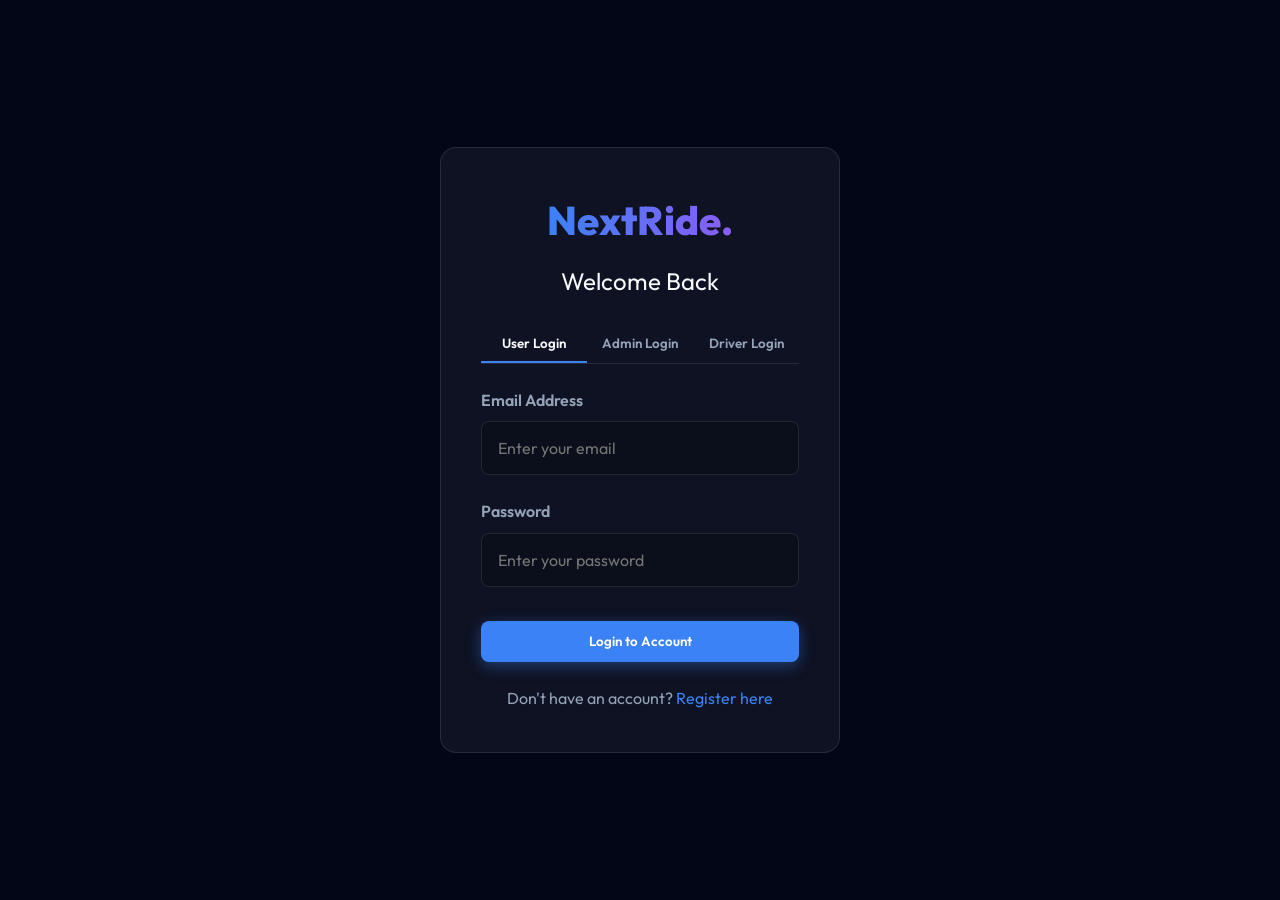
<file: OOP_Web_Proj/src/main/resources/static/login.html>
<!DOCTYPE html>
<html lang="en">
<head>
    <meta charset="UTF-8">
    <meta name="viewport" content="width=device-width, initial-scale=1.0">
    <title>Login - NextRide</title>
    <link href="https://fonts.googleapis.com/css2?family=Outfit:wght@300;400;600;800&display=swap" rel="stylesheet">
    <link rel="stylesheet" href="css/style.css">
    <link rel="stylesheet" href="https://cdnjs.cloudflare.com/ajax/libs/font-awesome/6.4.0/css/all.min.css">
</head>
<body class="dark-bg" style="display:flex; justify-content:center; align-items:center; min-height:100vh;">

    <div class="glass-panel" style="width: 100%; max-width: 400px; padding: 2.5rem;">
        <div style="text-align:center; margin-bottom: 1.5rem;">
            <a href="index.html" class="logo" style="text-decoration:none; font-size: 2.5rem;">NextRide.</a>
            <h2 style="margin-top: 10px; font-weight:400;">Welcome Back</h2>
        </div>

        <div style="display:flex; justify-content:space-between; margin-bottom: 1.5rem; border-bottom: 1px solid rgba(255,255,255,0.1);">
            <button type="button" id="tab-user" class="login-tab active" style="flex:1; background:transparent; border:none; color:var(--text); padding:10px; font-weight:600; cursor:pointer; border-bottom: 2px solid var(--primary); transition: all 0.3s;">User Login</button>
            <button type="button" id="tab-admin" class="login-tab" style="flex:1; background:transparent; border:none; color:var(--text-muted); padding:10px; font-weight:600; cursor:pointer; border-bottom: 2px solid transparent; transition: all 0.3s;">Admin Login</button>
            <button type="button" id="tab-driver" class="login-tab" style="flex:1; background:transparent; border:none; color:var(--text-muted); padding:10px; font-weight:600; cursor:pointer; border-bottom: 2px solid transparent; transition: all 0.3s;">Driver Login</button>
        </div>

        <form id="login-form">
            <div class="input-group">
                <label>Email Address</label>
                <input type="email" id="l-email" required placeholder="Enter your email">
            </div>
            <div class="input-group">
                <label>Password</label>
                <input type="password" id="l-password" required placeholder="Enter your password">
            </div>
            <button type="submit" class="btn-primary full-width" id="btn-login" style="margin-top:10px;">Login to Account</button>
        </form>
        
        <div id="login-status" class="status-msg"></div>

        <p style="text-align:center; margin-top: 1.5rem; color:var(--text-muted);">
            Don't have an account? <a href="register.html" style="color:var(--primary); text-decoration:none;">Register here</a>
        </p>
    </div>

    <script src="js/auth.js"></script>
</body>
</html>
</file>
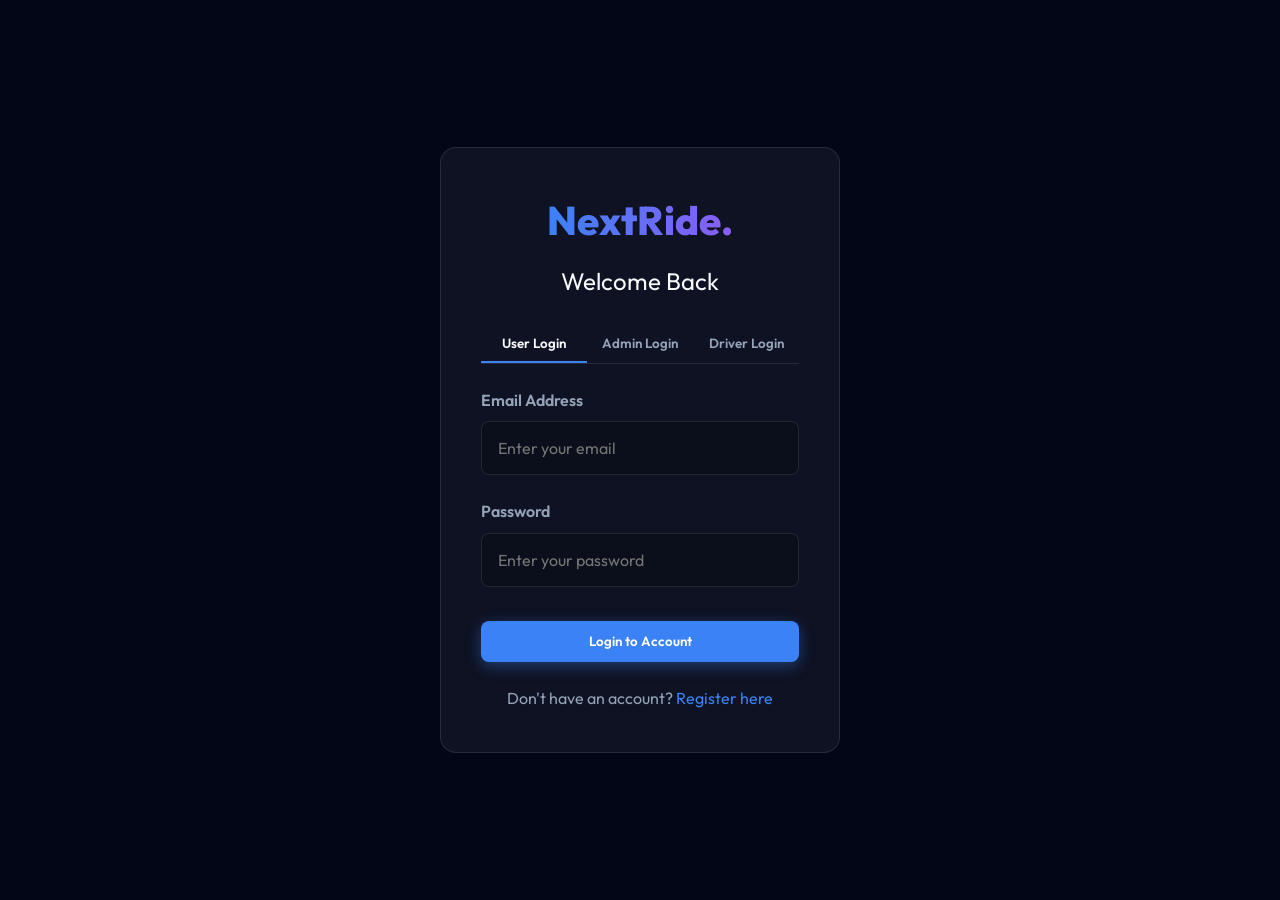
<file: OOP_Web_Proj/src/main/resources/static/profile.html>
<!DOCTYPE html>
<html lang="en">
<head>
    <meta charset="UTF-8">
    <meta name="viewport" content="width=device-width, initial-scale=1.0">
    <title>My Profile - NextRide</title>
    <link href="https://fonts.googleapis.com/css2?family=Outfit:wght@300;400;600;800&display=swap" rel="stylesheet">
    <link rel="stylesheet" href="css/style.css">
    <link rel="stylesheet" href="https://cdnjs.cloudflare.com/ajax/libs/font-awesome/6.4.0/css/all.min.css">
    <style>
        .profile-container {
            width: 100%;
            max-width: 600px;
            margin: 5rem auto;
            padding: 2.5rem;
        }
        .profile-header {
            text-align: center;
            margin-bottom: 2rem;
            border-bottom: 1px solid rgba(255,255,255,0.1);
            padding-bottom: 1.5rem;
        }
        .profile-header h2 {
            margin-top: 10px;
            font-weight: 600;
        }
        .profile-detail {
            display: flex;
            justify-content: space-between;
            padding: 1rem 0;
            border-bottom: 1px solid rgba(255,255,255,0.05);
        }
        .profile-detail span.label {
            color: var(--text-muted);
            font-weight: 600;
        }
        .profile-detail span.value {
            color: var(--text);
            font-weight: 400;
        }
        .history-section {
            margin-top: 2rem;
            padding-top: 1.5rem;
            border-top: 1px solid rgba(255,255,255,0.1);
        }
        .history-section h3 {
            margin-bottom: 1rem;
            color: var(--primary);
        }
        .history-list {
            list-style: none;
            padding: 0;
        }
        .history-list li {
            background: rgba(0,0,0,0.2);
            padding: 1rem;
            border-radius: 8px;
            margin-bottom: 0.5rem;
            display: flex;
            justify-content: space-between;
        }
        .quick-links {
            display: flex;
            gap: 10px;
            margin-top: 1rem;
            justify-content: center;
        }
    </style>
</head>
<body class="dark-bg">

    <nav class="navbar">
        <div class="logo">NextRide.</div>
        <ul class="nav-links">
            <li><a href="index.html">Home</a></li>
            <li><a href="#" class="btn-secondary" onclick="logout()">Logout</a></li>
        </ul>
    </nav>

    <div class="glass-panel profile-container">
        <div class="profile-header">
            <i class="fa-solid fa-user-circle fa-4x" style="color: var(--primary);"></i>
            <h2 id="display-name">My Profile</h2>
            <div class="quick-links">
                <a href="index.html#rides" class="btn btn-primary" style="text-decoration:none; padding:8px 15px;">Book a New Ride</a>
                <a href="index.html#bikes" class="btn btn-secondary" style="text-decoration:none; padding:8px 15px;">Rent a Bike</a>
            </div>
        </div>

        <div id="warning-container"></div>

        <div id="profile-content">
            <div style="text-align:center;">
                <i class="fa-solid fa-spinner fa-spin fa-2x"></i>
                <p>Loading profile details...</p>
            </div>
        </div>

        <div id="history-content" class="history-section" style="display: none;">
            <h3>Ride History</h3>
            <ul class="history-list" id="ride-history-list"></ul>
            
            <h3 style="margin-top:2rem;">Rental History</h3>
            <ul class="history-list" id="rental-history-list"></ul>
        </div>
    </div>

    <script>
        document.addEventListener('DOMContentLoaded', async () => {
            const userEmail = localStorage.getItem('userEmail');
            if (!userEmail) {
                alert('You are not logged in!');
                window.location.href = 'login.html';
                return;
            }

            const profileContent = document.getElementById('profile-content');
            
            try {
                const response = await fetch('/api/auth/profile/' + encodeURIComponent(userEmail));
                if (response.ok) {
                    const user = await response.json();
                    document.getElementById('display-name').innerText = user.name || 'My Profile';
                    
                    profileContent.innerHTML = `
                        <div class="profile-detail"><span class="label">Email</span><span class="value">${user.email}</span></div>
                        <div class="profile-detail"><span class="label">Phone</span><span class="value">${user.phone || '-'}</span></div>
                        <div class="profile-detail"><span class="label">Address</span><span class="value">${user.address || '-'}</span></div>
                        <div class="profile-detail"><span class="label">NIC Number</span><span class="value">${user.nicNum || '-'}</span></div>
                        <div class="profile-detail"><span class="label">License Number</span><span class="value">${user.licenseNum || '-'}</span></div>
                    `;

                    // Fetch History
                    fetchHistory(userEmail);

                } else {
                    profileContent.innerHTML = `<p class="error" style="text-align:center;">Could not load profile. Please try logging in again.</p>`;
                }
            } catch (err) {
                profileContent.innerHTML = `<p class="error" style="text-align:center;">Server error. Please try again later.</p>`;
            }
        });

        function logout() {
            localStorage.removeItem('userEmail');
            window.location.href = 'index.html';
        }

        async function fetchHistory(email) {
            try {
                const res = await fetch('/api/bookings/history/' + encodeURIComponent(email));
                if (res.ok) {
                    const data = await res.json();
                    document.getElementById('history-content').style.display = 'block';

                    const rideList = document.getElementById('ride-history-list');
                    if (data.rides && data.rides.length > 0) {
                        rideList.innerHTML = data.rides.map(r => `<li><div><strong>${r.startLocation} &rarr; ${r.endLocation}</strong><br><small>${r.rideDate || '-'} ${r.rideTime || ''}</small></div><span class="status-available" style="color:var(--primary)">${r.status}</span></li>`).join('');
                    } else {
                        rideList.innerHTML = '<li>No rides booked yet.</li>';
                    }

                    const rentalList = document.getElementById('rental-history-list');
                    if (data.rentals && data.rentals.length > 0) {
                        let warnings = '';
                        rentalList.innerHTML = data.rentals.map(r => {
                            let returnInfo = r.returnTime ? `<br><small style="color:#f59e0b">Return by: ${new Date(r.returnTime).toLocaleString()}</small>` : '';
                            
                            // Warning logic
                            if (r.status === 'Active' && r.returnTime) {
                                const returnDate = new Date(r.returnTime);
                                const now = new Date();
                                const diffHours = (returnDate - now) / (1000 * 60 * 60);
                                
                                if (diffHours > 0 && diffHours <= 24) {
                                    warnings += `<div style="background:#fef2f2; color:#b91c1c; padding:15px; border-radius:8px; margin-bottom:15px; border-left:4px solid #ef4444; text-align: left;">
                                        <strong><i class="fa-solid fa-triangle-exclamation"></i> Action Required:</strong><br>
                                        Your rented bike <b>${r.bikeModel}</b> is due for return soon (${returnDate.toLocaleString()}). Please hand it over on time.
                                    </div>`;
                                } else if (diffHours <= 0) {
                                    warnings += `<div style="background:#fef2f2; color:#b91c1c; padding:15px; border-radius:8px; margin-bottom:15px; border-left:4px solid #ef4444; text-align: left;">
                                        <strong><i class="fa-solid fa-circle-exclamation"></i> OVERDUE:</strong><br>
                                        Your rented bike <b>${r.bikeModel}</b> is past its return time (${returnDate.toLocaleString()})! Please hand it over immediately.
                                    </div>`;
                                }
                            }
                            
                            const statusColor = r.status === 'Completed' ? 'var(--primary)' : '#ef4444';
                            const displayModel = r.bikeModel ? r.bikeModel : 'Bike';
                            return `<li><div><strong>${displayModel} Rent (${r.bikeId})</strong><br><small>Rented: ${r.rentalDate || '-'}</small>${returnInfo}</div><span class="status-available" style="color:${statusColor}; font-weight: bold;">${r.status}</span></li>`;
                        }).join('');
                        
                        document.getElementById('warning-container').innerHTML = warnings;
                    } else {
                        rentalList.innerHTML = '<li>No bikes rented yet.</li>';
                    }
                }
            } catch (err) {
                console.error("Failed to load history", err);
            }
        }
    </script>
</body>
</html>
</file>
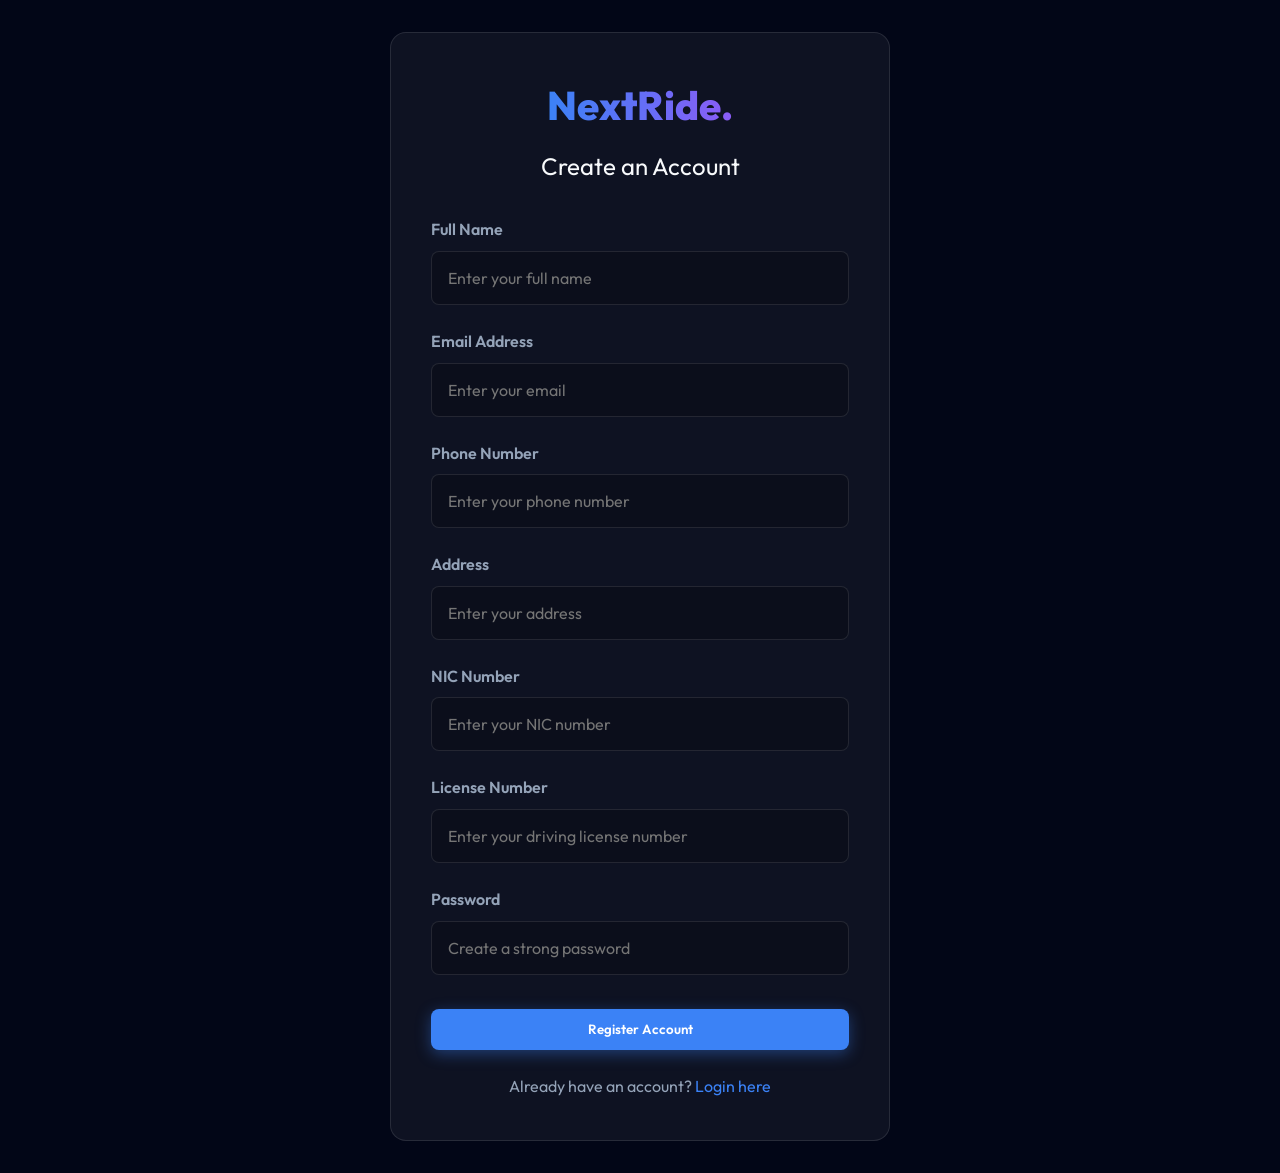
<file: OOP_Web_Proj/src/main/resources/static/register.html>
<!DOCTYPE html>
<html lang="en">
<head>
    <meta charset="UTF-8">
    <meta name="viewport" content="width=device-width, initial-scale=1.0">
    <title>Register - NextRide</title>
    <link href="https://fonts.googleapis.com/css2?family=Outfit:wght@300;400;600;800&display=swap" rel="stylesheet">
    <link rel="stylesheet" href="css/style.css">
    <link rel="stylesheet" href="https://cdnjs.cloudflare.com/ajax/libs/font-awesome/6.4.0/css/all.min.css">
</head>
<body class="dark-bg" style="display:flex; justify-content:center; align-items:center; min-height:100vh;">

    <div class="glass-panel" style="width: 100%; max-width: 500px; padding: 2.5rem; margin: 2rem 0;">
        <div style="text-align:center; margin-bottom: 2rem;">
            <a href="index.html" class="logo" style="text-decoration:none; font-size: 2.5rem;">NextRide.</a>
            <h2 style="margin-top: 10px; font-weight:400;">Create an Account</h2>
        </div>

        <form id="register-form">
            <div class="input-group">
                <label>Full Name</label>
                <input type="text" id="r-name" required placeholder="Enter your full name">
            </div>
            <div class="input-group">
                <label>Email Address</label>
                <input type="email" id="r-email" required placeholder="Enter your email">
            </div>
            <div class="input-group">
                <label>Phone Number</label>
                <input type="text" id="r-phone" required placeholder="Enter your phone number">
            </div>
            <div class="input-group">
                <label>Address</label>
                <input type="text" id="r-address" placeholder="Enter your address">
            </div>
            <div class="input-group">
                <label>NIC Number</label>
                <input type="text" id="r-nic" placeholder="Enter your NIC number">
            </div>
            <div class="input-group">
                <label>License Number</label>
                <input type="text" id="r-license" placeholder="Enter your driving license number">
            </div>
            <div class="input-group">
                <label>Password</label>
                <input type="password" id="r-password" required placeholder="Create a strong password">
            </div>
            <button type="submit" class="btn-primary full-width" id="btn-register" style="margin-top:10px;">Register Account</button>
        </form>
        
        <div id="register-status" class="status-msg"></div>

        <p style="text-align:center; margin-top: 1.5rem; color:var(--text-muted);">
            Already have an account? <a href="login.html" style="color:var(--primary); text-decoration:none;">Login here</a>
        </p>
    </div>

    <script src="js/auth.js"></script>
</body>
</html>
</file>
<file: OOP_Web_Proj/src/main/resources/static/css/style.css>
:root {
    --bg-dark: #0f172a;
    --bg-darker: #020617;
    --text-light: #f8fafc;
    --text-muted: #94a3b8;
    --primary: #3b82f6;
    --primary-hover: #2563eb;
    --secondary: #8b5cf6;
    --accent: #10b981;
    --glass-bg: rgba(255, 255, 255, 0.05);
    --glass-border: rgba(255, 255, 255, 0.1);
}

* {
    margin: 0;
    padding: 0;
    box-sizing: border-box;
    font-family: 'Outfit', sans-serif;
}

body {
    background-color: var(--bg-dark);
    color: var(--text-light);
    line-height: 1.6;
    overflow-x: hidden;
}

/* Navbar */
.navbar {
    display: flex;
    justify-content: space-between;
    align-items: center;
    padding: 1.5rem 5%;
    background: rgba(15, 23, 42, 0.8);
    backdrop-filter: blur(10px);
    position: fixed;
    top: 0;
    width: 100%;
    z-index: 1000;
    border-bottom: 1px solid var(--glass-border);
}

.logo {
    font-size: 1.8rem;
    font-weight: 800;
    background: linear-gradient(to right, var(--primary), var(--secondary));
    -webkit-background-clip: text;
    -webkit-text-fill-color: transparent;
}

.nav-links {
    list-style: none;
    display: flex;
    gap: 2rem;
    align-items: center;
}

.nav-links a {
    color: var(--text-light);
    text-decoration: none;
    font-weight: 600;
    transition: color 0.3s ease;
}

.nav-links a:hover {
    color: var(--primary);
}

/* Buttons */
.btn-primary, .btn-secondary {
    display: inline-block;
    padding: 0.8rem 1.5rem;
    border-radius: 8px;
    text-decoration: none;
    font-weight: 600;
    cursor: pointer;
    transition: all 0.3s ease;
    border: none;
    text-align: center;
}

.btn-primary {
    background: var(--primary);
    color: white;
    box-shadow: 0 4px 15px rgba(59, 130, 246, 0.4);
}

.btn-primary:hover {
    background: var(--primary-hover);
    transform: translateY(-2px);
    box-shadow: 0 6px 20px rgba(59, 130, 246, 0.6);
}

.btn-secondary {
    background: transparent;
    border: 1px solid var(--primary);
    color: var(--primary);
}

.btn-secondary:hover {
    background: rgba(59, 130, 246, 0.1);
}

.full-width {
    width: 100%;
}

/* Hero Section */
.hero {
    min-height: 100vh;
    display: flex;
    align-items: center;
    justify-content: space-between;
    padding: 0 10%;
    background: radial-gradient(circle at top right, #1e1b4b, var(--bg-dark));
    position: relative;
    overflow: hidden;
}

.hero::before {
    content: '';
    position: absolute;
    width: 600px;
    height: 600px;
    background: var(--primary);
    filter: blur(150px);
    opacity: 0.2;
    border-radius: 50%;
    top: -100px;
    right: -100px;
    z-index: 0;
}

.hero-content {
    max-width: 600px;
    z-index: 1;
}

.hero-content h1 {
    font-size: 4.5rem;
    line-height: 1.1;
    margin-bottom: 1.5rem;
}

.hero-content p {
    font-size: 1.2rem;
    color: var(--text-muted);
    margin-bottom: 2rem;
}

.hero-buttons {
    display: flex;
    gap: 1rem;
}

.hero-image {
    z-index: 1;
    animation: float 6s ease-in-out infinite;
}

.glass-card {
    background: var(--glass-bg);
    border: 1px solid var(--glass-border);
    border-radius: 20px;
    padding: 3rem;
    text-align: center;
    backdrop-filter: blur(10px);
    box-shadow: 0 25px 50px -12px rgba(0, 0, 0, 0.5);
}

.glass-card i {
    color: var(--primary);
    margin-bottom: 1rem;
}

@keyframes float {
    0% { transform: translateY(0px); }
    50% { transform: translateY(-20px); }
    100% { transform: translateY(0px); }
}

/* Sections */
.section {
    padding: 6rem 10%;
}

.dark-bg {
    background-color: var(--bg-darker);
}

.section-header {
    text-align: center;
    margin-bottom: 4rem;
}

.section-header h2 {
    font-size: 2.5rem;
    margin-bottom: 0.5rem;
    background: linear-gradient(to right, var(--text-light), var(--text-muted));
    -webkit-background-clip: text;
    -webkit-text-fill-color: transparent;
}

.section-header p {
    color: var(--text-muted);
}

/* Grids */
.grid-container {
    display: grid;
    grid-template-columns: repeat(auto-fit, minmax(300px, 1fr));
    gap: 2rem;
}

/* Bike Cards */
.bike-card {
    background: var(--glass-bg);
    border: 1px solid var(--glass-border);
    border-radius: 16px;
    padding: 1.5rem;
    transition: transform 0.3s ease, box-shadow 0.3s ease;
}

.bike-card:hover {
    transform: translateY(-10px);
    box-shadow: 0 10px 30px rgba(0, 0, 0, 0.3);
    border-color: rgba(255, 255, 255, 0.2);
}

.bike-card h3 {
    margin: 1rem 0 0.5rem;
}

.bike-price {
    font-size: 1.2rem;
    color: var(--accent);
    font-weight: 600;
    margin-bottom: 1rem;
}

.bike-status {
    display: inline-block;
    padding: 0.2rem 0.8rem;
    border-radius: 20px;
    font-size: 0.8rem;
    font-weight: 600;
}

.status-available { background: rgba(16, 185, 129, 0.2); color: #10b981; }
.status-rented { background: rgba(239, 68, 68, 0.2); color: #ef4444; }

/* Forms */
.glass-panel {
    background: var(--glass-bg);
    border: 1px solid var(--glass-border);
    border-radius: 16px;
    padding: 3rem;
    max-width: 600px;
    margin: 0 auto;
}

.input-group {
    margin-bottom: 1.5rem;
}

.input-group label {
    display: block;
    margin-bottom: 0.5rem;
    color: var(--text-muted);
    font-weight: 600;
}

.input-group input, .input-group select {
    width: 100%;
    padding: 1rem;
    background: rgba(0, 0, 0, 0.2);
    border: 1px solid var(--glass-border);
    border-radius: 8px;
    color: var(--text-light);
    font-size: 1rem;
    transition: border-color 0.3s ease;
}

.input-group input:focus, .input-group select:focus {
    outline: none;
    border-color: var(--primary);
}

.input-group select option {
    background-color: var(--bg-darker);
    color: var(--text-light);
}

.status-msg {
    margin-top: 1rem;
    text-align: center;
    font-weight: 600;
}

.success { color: var(--accent); }
.error { color: #ef4444; }

/* Footer */
footer {
    text-align: center;
    padding: 3rem;
    border-top: 1px solid var(--glass-border);
    background: var(--bg-darker);
}

footer h2 {
    background: linear-gradient(to right, var(--primary), var(--secondary));
    -webkit-background-clip: text;
    -webkit-text-fill-color: transparent;
    margin-bottom: 0.5rem;
}

footer p {
    color: var(--text-muted);
    font-size: 0.9rem;
}
</file>
